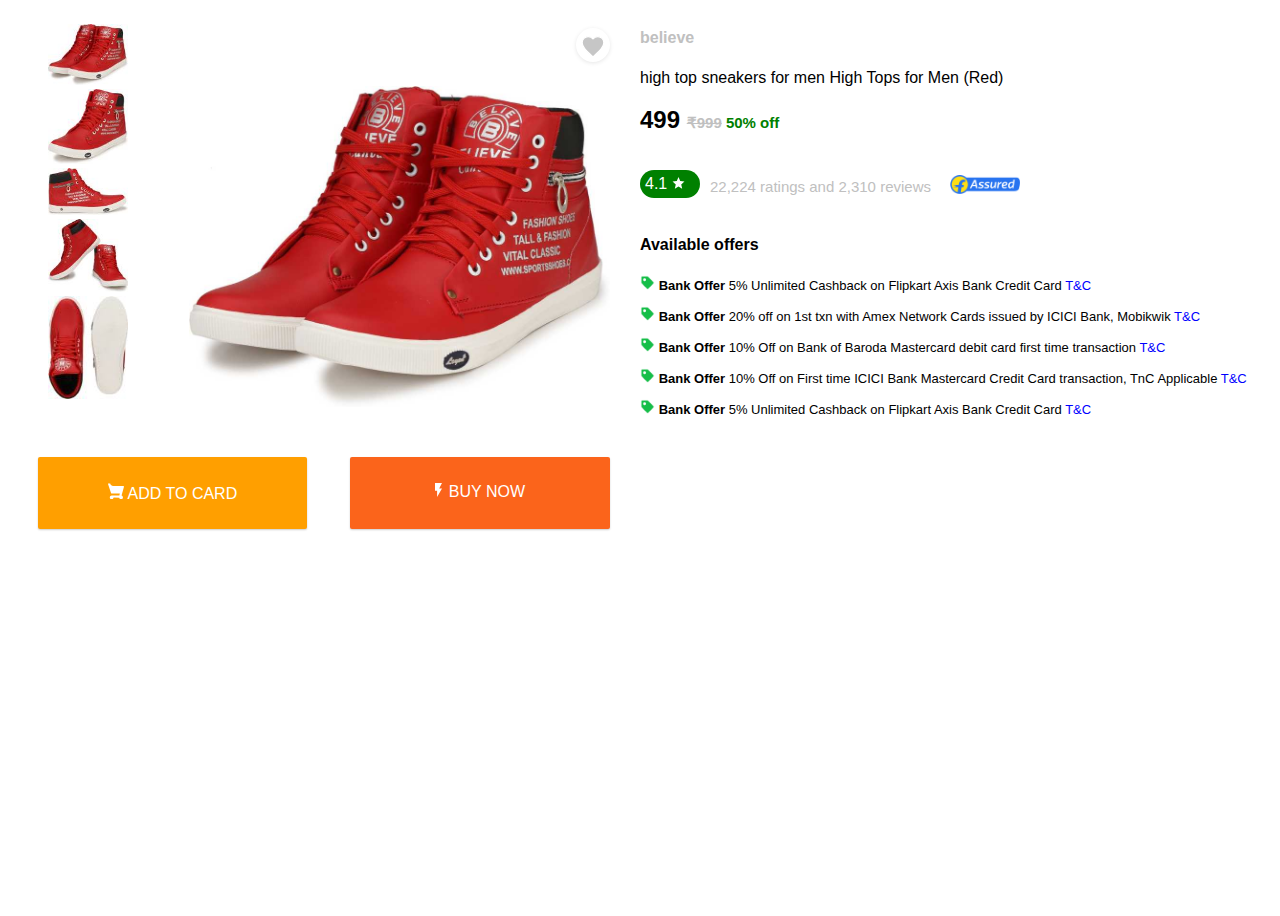
<file: index1.html>
<!DOCTYPE html>
<html lang="en">
<head>
    <meta charset="UTF-8">
    <meta http-equiv="X-UA-Compatible" content="IE=edge">
    <meta name="viewport" content="width=device-width, initial-scale=1.0">
    <title>Document</title>
    <link rel="stylesheet" href="./assets/stylesheet/css/main1.css">
    <link rel="icon" href="./assets/images/title-image.png">
  <title>Online Shopping Site for Mobiles, Electronics, Furniture, Grocery, Lifestyle, Books & More. Best Offers!</title>
</head>
<body>
    <div class="screen-align">

        <!-- screen left started -->

        <div class="screen-left">
            <div class="list-img-style">
                <ul class="list-img-style1" >
                    <li>
                        <img class="list-img-style2" src="./assets/images2/list-img1.jpeg" alt="img1">
                    </li>
                    <li>
                        <img class="list-img-style2" src="./assets/images2/list-img2.jpeg" alt="img1">
                    </li>
                    <li>
                        <img class="list-img-style2" src="./assets/images2/list-img3.jpeg" alt="img1">
                    </li>
                    <li>
                        <img class="list-img-style2" src="./assets/images2/list-img4.jpeg" alt="img1">
                    </li>
                    <li>
                        <img class="list-img-style2" src="./assets/images2/list-img5.jpeg" alt="img1">
                    </li>
                </ul>
            </div>
            <div class="heart-svg-align">
            <svg xmlns="http://www.w3.org/2000/svg" class="heart-sign" width="24" height="24" viewBox="0 0 20 16"><path d="M8.695 16.682C4.06 12.382 1 9.536 1 6.065 1 3.219 3.178 1 5.95 1c1.566 0 3.069.746 4.05 1.915C10.981 1.745 12.484 1 14.05 1 16.822 1 19 3.22 19 6.065c0 3.471-3.06 6.316-7.695 10.617L10 17.897l-1.305-1.215z"  class="eX72wL" stroke="#FFF"  opacity=".9"></path></svg>
            </div>
            <div class="img-position1">
                <img class="img-resize" src="./assets/images2/site2img1.jpeg" alt="Shoe">
            </div>
            <div>
                <ul class="button-style">
                    <li class="button1-style">
                        <p><span><svg class="_1KOMV2" width="16" height="16" viewBox="0 0 16 15" xmlns="http://www.w3.org/2000/svg"><path class="" d="M15.32 2.405H4.887C3 2.405 2.46.805 2.46.805L2.257.21C2.208.085 2.083 0 1.946 0H.336C.1 0-.064.24.024.46l.644 1.945L3.11 9.767c.047.137.175.23.32.23h8.418l-.493 1.958H3.768l.002.003c-.017 0-.033-.003-.05-.003-1.06 0-1.92.86-1.92 1.92s.86 1.92 1.92 1.92c.99 0 1.805-.75 1.91-1.712l5.55.076c.12.922.91 1.636 1.867 1.636 1.04 0 1.885-.844 1.885-1.885 0-.866-.584-1.593-1.38-1.814l2.423-8.832c.12-.433-.206-.86-.655-.86" fill="#fff"></path></svg></span>
                        ADD TO CARD
                        </p>
                    </li>
                    <li class="button2-style"> 
                        <p><span><img src="./assets/images2/image2.svg" alt=""></span>BUY NOW</p>
                    </li>
                </ul>
            </div>
        </div>

  <!-- screen right  started     -->
        <div class="screen-right">
            <div>
                <h4 class="believe-style">believe</h4>
                <p>high top sneakers for men High Tops for Men (Red)</p>
                <h2>499 <span class="rate-casalation"> ₹999</span><span class="offer-style"> 50% off</span></h2>
                <div class="ratting-style">

                <p class="star-rating">4.1 <img src="./assets/images2/star.svg" alt=""></p>
                <p><span class="reviews-style">22,224 ratings and 2,310 reviews</span><img class="assured-style" src="./assets/images2/asured.png" alt=""></p>

                 </div>
                <h4>Available offers</h4>
                 <p style="font-size: 13px;"><img class="number-count-style" src="./assets/images2/number-pic.png" alt=""> <span style="font-weight: 600;">Bank Offer </span> 5% Unlimited Cashback on Flipkart Axis Bank Credit Card <span style="color: blue;"> T&C</span></p>
                 <p style="font-size: 13px;"><img class="number-count-style" src="./assets/images2/number-pic.png" alt=""> <span style="font-weight: 600;">Bank Offer </span> 20% off on 1st txn with Amex Network Cards issued by ICICI Bank, Mobikwik <span style="color: blue;"> T&C</span></p>
                 <p style="font-size: 13px;"><img class="number-count-style" src="./assets/images2/number-pic.png" alt=""> <span style="font-weight: 600;">Bank Offer </span> 10% Off on Bank of Baroda Mastercard debit card first time transaction <span style="color: blue;"> T&C</span></p>
                 <p style="font-size: 13px;"><img class="number-count-style" src="./assets/images2/number-pic.png" alt=""> <span style="font-weight: 600;">Bank Offer </span> 10% Off on First time ICICI Bank Mastercard Credit Card transaction, TnC Applicable <span style="color: blue;"> T&C</span></p>
                 <p style="font-size: 13px;"><img class="number-count-style" src="./assets/images2/number-pic.png" alt=""> <span style="font-weight: 600;">Bank Offer </span> 5% Unlimited Cashback on Flipkart Axis Bank Credit Card <span style="color: blue;"> T&C</span></p>
                </div>

        </div>
    </div>
</body>
</html>
</file>
<file: assets/stylesheet/css/main1.css>
.screen-align{
    display: flex;
    flex-direction: row;
}
.screen-left{
    width: 50%;
    height: 100vh;
    box-sizing: border-box;
    background-color: white;
}
.screen-right{
    width: 50%;
    height: 100vh;
    box-sizing: border-box;
    background-color: white;
    font-family: Roboto,Arial,sans-serif;
}
.list-img-style{
    display: flex;
    flex-direction: column;
    position: absolute;

}
.list-img-style1{
    list-style-type: none;
    width: 20px;
}
.list-img-style2{
    width: 80px;
    border: none;
}
.list-img-style2:hover{
    border: 1.4px solid blue;
    border-radius: 2.5px;
    cursor: pointer;
    transform: scale(1);
}
.heart-svg-align{
    text-align: right;
    padding: 20px 30px 0 0;
}
.heart-sign{
    text-align: right;
    fill: silver;
    padding: 5px;
    border-radius: 25px;
    box-shadow: 0 1px 4px 0 rgb(0 0 0 / 10%);
}
.img-position1{
    text-align: right;
    padding: 20px 30px 0 0;
}
.img-resize{
    width: 70%;
}
.button-style{
    list-style-type: none;
    display: flex;
    flex-direction: row;
    justify-content: space-between;
    padding: 30px;
}
.button1-style{
    cursor: pointer;
    background-color: #ff9f00;
    color: white;
    font-family: Roboto,Arial,sans-serif;
    padding: 10px 70px;
    box-shadow: 0 1px 2px 0 rgb(0 0 0 / 20%);
    border-radius: 2px;
    border: none;
}
.button2-style{
    cursor: pointer;
    background-color: #fb641b;
    color: white;
    font-family: Roboto,Arial,sans-serif;
    padding: 10px 85px;
    box-shadow: 0 1px 2px 0 rgb(0 0 0 / 20%);
    border-radius: 2px;
    border: none;
}
.believe-style{
    color: silver;
}
.rate-casalation{
    text-decoration: line-through;
    color: silver;
    font-size: 15px;
}
.offer-style{
    font-size: 15px;
    color: green;
}
.ratting-style{
    display: inline-flex;
}
.star-rating{
    background-color: green;
    color: white;
    border-radius: 50px;
    border: none;
    padding: 5px;
    width: 50px;
}
.reviews-style{
    color: silver;
    font-size: 15px;
    margin-top: 10px;
    position: absolute;
    margin: 8px 0 0 10px;
}
.assured-style{
    width: 70px;
    margin-top: 5px;
    margin-left: 250px;
}
.number-count-style{
    width: 15px;
}
</file>
